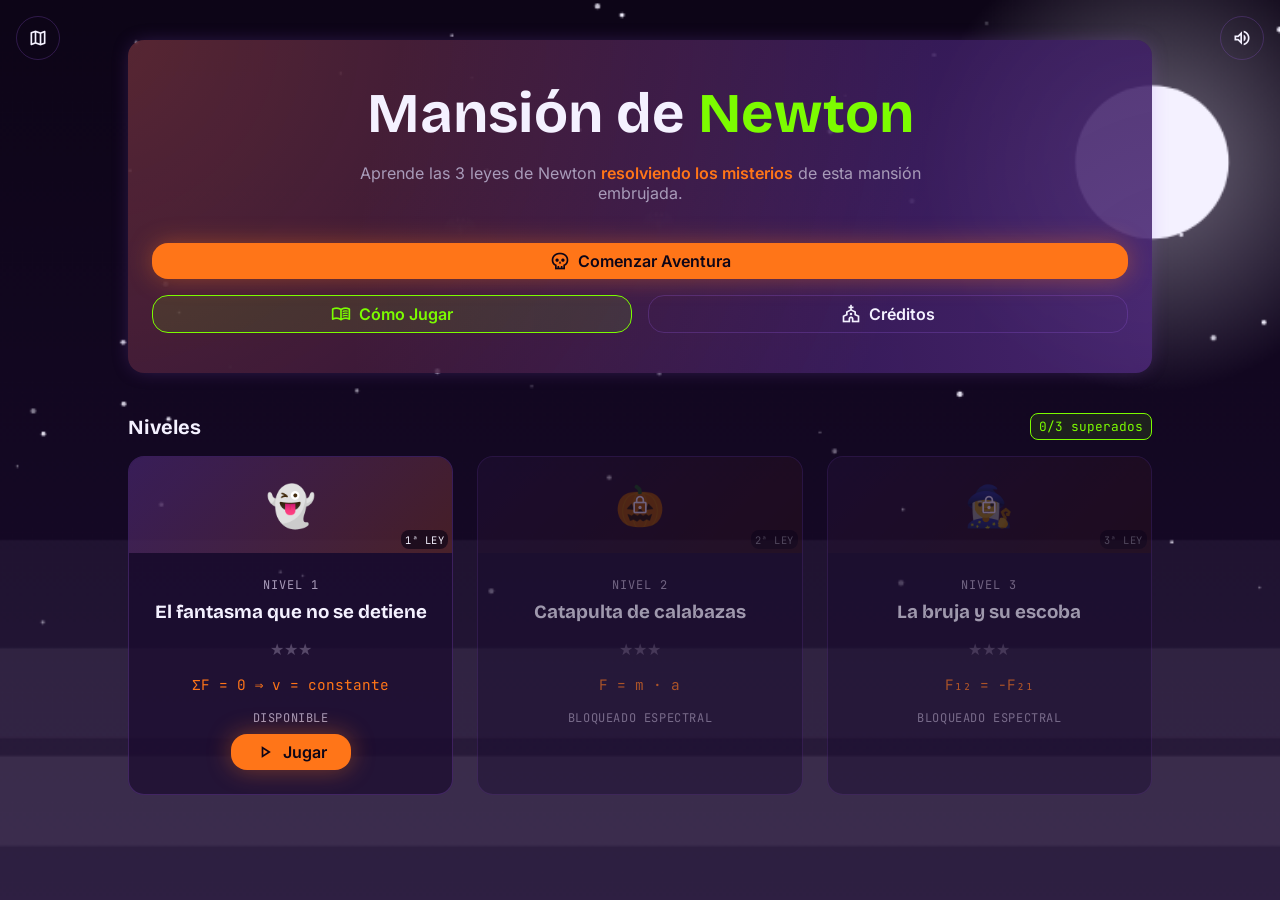
<file: index.html>
<!DOCTYPE html>
<html lang="es">
  <head>
    <meta charset="UTF-8" />
    <meta name="viewport" content="width=device-width, initial-scale=1.0" />
    <title>Mansión de Newton</title>
    <link rel="stylesheet" href="css/tokens.css" />
    <link rel="stylesheet" href="css/base.css" />
    <link rel="stylesheet" href="css/components.css" />
    <link rel="stylesheet" href="css/screens.css" />
  </head>
  <body>
    <canvas id="game-canvas" width="960" height="540"></canvas>

    <button type="button" class="btn btn--ghost sound-toggle" data-sound-toggle aria-label="Silenciar sonido"></button>
    <button type="button" class="btn btn--ghost level-menu-toggle" data-modal-open="level-menu" aria-label="Mapa de niveles">
      <span class="material-symbols-outlined" aria-hidden="true">map</span>
    </button>

    <div id="app">
      <section class="screen" data-screen="home" hidden>
        <div class="home__hero">
          <div class="home__hero-glow" aria-hidden="true"></div>
          <div class="home__hero-content">
            <h1 class="screen__title">Mansión de <em>Newton</em></h1>
            <p class="home__subtitle">
              Aprende las 3 leyes de Newton
              <span class="home__subtitle-emphasis">resolviendo los misterios</span>
              de esta mansión embrujada.
            </p>
            <div class="home__actions">
              <button type="button" class="btn btn--primary" data-start-game>
                <span class="material-symbols-outlined" aria-hidden="true">skull</span>
                Comenzar Aventura
              </button>
              <button type="button" class="btn btn--secondary" data-modal-open="how-to-play">
                <span class="material-symbols-outlined" aria-hidden="true">menu_book</span>
                Cómo Jugar
              </button>
              <button type="button" class="btn btn--ghost" data-nav-to="credits">
                <span class="material-symbols-outlined" aria-hidden="true">church</span>
                Créditos
              </button>
            </div>
          </div>
        </div>

        <div class="home__section-head">
          <h2 class="home__section-title">Niveles</h2>
          <span class="home__section-badge" data-home="levels-progress"></span>
        </div>
        <div class="home__cards" data-level-cards></div>
      </section>

      <section class="screen level level1" data-screen="level-1" hidden>
        <div class="level1-topbar" data-level1="topbar"></div>
        <div class="level__layout">
          <div class="level1-main">
          <div class="level__stage-wrap">
            <div class="level1-mission panel">
              <p class="level1-mission__label">
                <span class="level1-mission__dot"></span>
                Objetivo de laboratorio
              </p>
              <p class="level1-mission__text">
                Hay que soplar al fantasma para que se detenga justo sobre la alfombra,
                frente a la puerta. Hay que ajustar la niebla de fricción antes de soplar:
                una vez que el fantasma vuela, ya no se puede cambiar.
              </p>
            </div>

            <p class="level1-hint">
              <span aria-hidden="true">👉</span>
              Mantener presionado "Soplar" para cargar el impulso inicial
            </p>

            <div class="level1-stage" data-level1="stage">
              <div class="level1-fog"></div>

              <div class="level1-track" data-level1="track">
                <div class="level1-track__line"></div>
                <div class="level1-carpet" data-level1="carpet"></div>
                <div class="level1-track__markers" data-level1="markers"></div>

                <div class="level1-ghost" data-level1="ghost">
                  <div class="level1-vector" data-level1="vector" hidden>
                    <span class="level1-vector__line"></span>
                    <span class="level1-vector__label">v⃗</span>
                  </div>
                  <svg class="level1-ghost__svg" viewBox="0 0 64 64" fill="none" aria-hidden="true">
                    <path
                      d="M32 8C20.9543 8 12 16.9543 12 28V52C12 53.6569 13.7913 54.6909 15.228 53.8699L20.8 50.686L26.4 53.886C27.9942 54.7969 30 53.6491 30 51.8198V50H34V51.8198C34 53.6491 36.0058 54.7969 37.6 53.886L43.2 50.686L48.772 53.8699C50.2087 54.6909 52 53.6569 52 52V28C52 16.9543 43.0457 8 32 8Z"
                      fill="#7CFC00"
                      fill-opacity="0.9"
                    />
                    <circle cx="26" cy="26" r="4" fill="#150629" />
                    <circle cx="38" cy="26" r="4" fill="#150629" />
                    <circle cx="27" cy="25" r="1.5" fill="#FFFFFF" />
                    <circle cx="39" cy="25" r="1.5" fill="#FFFFFF" />
                    <ellipse cx="32" cy="36" rx="3" ry="5" fill="#150629" />
                  </svg>
                  <span class="level1-ghost__mass" data-level1="ghost-mass"></span>
                </div>

                <div class="level1-door" data-level1="door">
                  <div class="level1-door__keyhole"></div>
                  <span class="level1-door__label">Puerta</span>
                </div>
              </div>

              <p class="level1-status" data-level1="status">Estado: en reposo (inercia estática)</p>
              <div class="level__message panel" data-level1="message" hidden></div>
            </div>
          </div>

          <div class="level1-console">
            <div class="level1-console__panel panel">
              <div class="level1-control">
                <div class="level1-control__header">
                  <label class="level1-control__label" for="level1-friction">Niebla de fricción</label>
                  <span class="level1-control__value" data-level1="friction-value">μ = 0.00</span>
                </div>
                <input
                  id="level1-friction"
                  class="slider"
                  type="range"
                  min="0"
                  max="1"
                  step="0.01"
                  value="0.3"
                  data-level1="friction"
                />
                <div class="level1-control__scale" data-level1="friction-scale">
                  <span>0.00 (vacío)</span>
                  <span data-level1="friction-scale-mid"></span>
                  <span data-level1="friction-scale-max"></span>
                </div>
              </div>
            </div>
            <div class="level1-console__panel panel level1-console__actions">
              <button type="button" class="btn btn--primary level1-blow" data-level1="blow">
                <span aria-hidden="true">💨</span>
                Mantener presionado para soplar
              </button>
              <div class="charge-bar">
                <div class="charge-bar__fill" data-level1="charge-fill"></div>
              </div>
              <button type="button" class="btn btn--ghost" data-level1="reset">Reiniciar</button>
            </div>
          </div>

          <p class="level1-tip" data-level1="tip"></p>
          </div>

          <aside class="level__sidebar">
            <div class="level1-telemetry panel" data-level1="telemetry"></div>
          </aside>
        </div>
      </section>

      <section class="screen level" data-screen="level-2" hidden>
        <div class="level__topbar hud" data-level2="topbar"></div>
        <div class="level__layout">
          <div class="level2-main">
            <div class="level__stage-wrap">
              <div class="level2-stage" data-level2="stage">
                <div class="level2-fog"></div>
                <div class="level2-ground"></div>

                <span class="level2-tower__label" data-level2="tower-label">Bastión de Osamentas</span>

                <div class="level2-catapult" data-level2="catapult">
                  <span class="level2-catapult__label">Catapulta Sanguínea</span>
                  <svg class="level2-catapult__rig" viewBox="0 0 120 90" fill="none" aria-hidden="true">
                    <circle class="level2-catapult__wheel" cx="25" cy="75" r="12" stroke-width="2"></circle>
                    <circle class="level2-catapult__hub" cx="25" cy="75" r="3"></circle>
                    <circle class="level2-catapult__wheel" cx="95" cy="75" r="12" stroke-width="2"></circle>
                    <circle class="level2-catapult__hub" cx="95" cy="75" r="3"></circle>
                    <path class="level2-catapult__chassis" d="M15 75 L105 75 L85 55 L35 55 Z"></path>
                    <line class="level2-catapult__string" x1="40" y1="50" x2="72" y2="28" stroke-dasharray="3 2" stroke-width="2.5"></line>
                    <g class="level2-catapult__arm-group">
                      <line class="level2-catapult__arm" x1="45" y1="65" x2="70" y2="25" stroke-width="5" stroke-linecap="round"></line>
                      <circle class="level2-catapult__cup" cx="70" cy="25" r="7" stroke-width="1.5"></circle>
                    </g>
                    <rect class="level2-catapult__base" x="10" y="84" width="100" height="4" rx="2"></rect>
                  </svg>
                </div>

                <svg class="level2-pumpkin" data-level2="pumpkin" viewBox="0 0 100 100" aria-hidden="true">
                  <text class="level2-pumpkin__glyph" x="50" y="70" text-anchor="middle">🎃</text>
                </svg>
              </div>
              <div class="level__message panel" data-level2="message" hidden></div>
            </div>

            <div class="level2-console">
              <div class="level2-console__panel panel">
                <div class="level2-console__header">
                  <span class="level2-console__title">1. Masa del proyectil (m)</span>
                </div>
                <div class="level2-mass-select">
                  <button type="button" class="item-select__option level2-mass-select__option" data-level2-mass="small">
                    <span class="level2-mass-select__emoji">🎃</span>
                    <span class="level2-mass-select__name">Pequeña</span>
                    <span class="level2-mass-select__kg">1 kg</span>
                  </button>
                  <button type="button" class="item-select__option level2-mass-select__option" data-level2-mass="medium">
                    <span class="level2-mass-select__emoji">🎃</span>
                    <span class="level2-mass-select__name">Mediana</span>
                    <span class="level2-mass-select__kg">3 kg</span>
                  </button>
                  <button type="button" class="item-select__option level2-mass-select__option" data-level2-mass="giant">
                    <span class="level2-mass-select__emoji">🎃</span>
                    <span class="level2-mass-select__name">Gigante</span>
                    <span class="level2-mass-select__kg">8 kg</span>
                  </button>
                </div>
              </div>

              <div class="level2-console__panel panel">
                <div class="level2-console__header">
                  <span class="level2-console__title">2. Fuerza de la catapulta (F)</span>
                  <span class="level2-console__force-value" data-level2="force-value">150 N</span>
                </div>
                <input
                  id="level2-force"
                  class="slider level2-console__slider"
                  type="range"
                  min="50"
                  max="500"
                  step="10"
                  value="150"
                  data-level2="force"
                />
                <div class="level2-console__range-labels">
                  <span>50 N</span>
                  <span>500 N</span>
                </div>
                <button type="button" class="btn btn--primary level2-console__fire" data-level2="launch">
                  🎃 Lanzar calabaza
                </button>
              </div>
            </div>
          </div>

          <aside class="level__sidebar">
            <div class="level__mission panel">
              <h2 class="level__mission-title">Misión</h2>
              <p>
                Hay que elegir la calabaza y la fuerza de la catapulta para derribar al
                menos 3 de los 4 esqueletos de la torre. Hay 3 lanzamientos disponibles:
                se puede usar la vista previa para calcular antes de disparar.
              </p>
            </div>
            <div class="level2-instrument panel panel--raised" data-level2="preview">
              <div class="hud level__telemetry" data-level2="telemetry"></div>
              <p class="level2-instrument__formula" data-level2="formula"></p>
            </div>
            <div class="level2-chart">
              <canvas data-level2="chart" height="140"></canvas>
            </div>
            <p class="level__status" data-level2="status">Estado: catapulta lista</p>
          </aside>
        </div>
      </section>

      <section class="screen level" data-screen="level-3" hidden>
        <div class="level__topbar hud" data-level3="topbar"></div>
        <div class="level__layout">
          <div class="level3-main">
            <div class="level__stage-wrap">
              <div class="level3-stage" data-level3="stage">
                <div class="level3-stars"></div>

                <div class="level3-moon" data-level3="moon">
                  <span class="level3-moon__label">Luna llena</span>
                </div>

                <div class="level3-objects" data-level3="objects"></div>

                <div class="level3-arrow level3-arrow--aim" data-level3="aim-arrow" hidden>
                  <span class="level3-arrow__shaft"></span>
                </div>
                <div class="level3-arrow level3-arrow--action" data-level3="arrow-object" hidden>
                  <span class="level3-arrow__shaft"></span>
                  <span class="level3-arrow__label" data-level3="arrow-object-label"></span>
                </div>
                <div class="level3-arrow level3-arrow--reaction" data-level3="arrow-witch" hidden>
                  <span class="level3-arrow__shaft"></span>
                  <span class="level3-arrow__label" data-level3="arrow-witch-label"></span>
                </div>

                <div class="level3-witch" data-level3="witch">
                  <svg class="level3-witch__svg" viewBox="0 0 100 100" aria-hidden="true">
                    <text class="level3-witch__glyph" x="50" y="68" text-anchor="middle">🧙‍♀️</text>
                  </svg>
                  <span class="level3-witch__mass" data-level3="witch-mass"></span>
                </div>

                <canvas class="level3-particles" data-level3="particles" width="960" height="540"></canvas>
              </div>
              <div class="level__message panel" data-level3="message" hidden></div>
            </div>

            <div class="level3-console">
              <div class="level3-console__panel panel">
                <div class="level3-console__header">
                  <span class="level3-console__title">Objeto a lanzar</span>
                </div>
                <div class="item-select">
                  <button type="button" class="item-select__option level3-object-select__option" data-level3-object="candy">
                    <span class="level3-object-select__emoji">🍬</span>
                    <span class="level3-object-select__name">Caramelos</span>
                    <span class="item-select__mass">2 kg</span>
                  </button>
                  <button type="button" class="item-select__option level3-object-select__option" data-level3-object="cauldron">
                    <span class="level3-object-select__emoji">🫕</span>
                    <span class="level3-object-select__name">Caldero</span>
                    <span class="item-select__mass">8 kg</span>
                  </button>
                </div>
              </div>

              <div class="level3-console__panel panel">
                <div class="level3-console__header">
                  <span class="level3-console__title">Dirección</span>
                  <span class="level3-console__direction-value" data-level3="direction-value">0°</span>
                </div>
                <input
                  id="level3-direction"
                  class="slider"
                  type="range"
                  min="0"
                  max="359"
                  step="1"
                  value="0"
                  data-level3="direction"
                />
                <button type="button" class="btn btn--primary level3-console__launch" data-level3="launch">
                  Lanzar hacia atrás
                </button>
              </div>
            </div>
          </div>

          <aside class="level__sidebar">
            <div class="level__mission panel">
              <h2 class="level__mission-title">Misión</h2>
              <p>
                La bruja flota sin gravedad. Hay que elegir qué lanzar y en qué dirección:
                por la 3.ª ley, ella retrocede exactamente al revés. Hay que guiarla hasta
                la luna llena en 6 lanzamientos como máximo.
              </p>
            </div>
            <div class="hud level__telemetry" data-level3="telemetry"></div>
            <p class="level__status" data-level3="status">Estado: flotando en reposo</p>
          </aside>
        </div>
      </section>

      <section class="screen" data-screen="final" hidden>
        <h1 class="screen__title">¡Newton estaría orgulloso!</h1>
        <p class="final__subtitle">
          Superaste las tres leyes de la Mansión. Puntaje total:
          <strong data-final="total-score">0</strong>
        </p>
        <div class="final__levels" data-final="level-cards"></div>
        <div class="final__laws" data-final="law-cards"></div>
        <div class="final__actions">
          <button type="button" class="btn btn--primary" data-final-replay>
            <span class="material-symbols-outlined" aria-hidden="true">restart_alt</span>
            Jugar de nuevo
          </button>
          <button type="button" class="btn btn--ghost" data-nav-to="home">Volver al inicio</button>
        </div>
      </section>

      <section class="screen" data-screen="credits" hidden>
        <h1 class="screen__title">Créditos</h1>
        <div class="panel credits__list">
          <p><strong>Materia:</strong> Física</p>
          <p><strong>Institución:</strong> Universidad de Cartagena, CT El Carmen de Bolívar</p>
          <p><strong>CIPA:</strong> Los Inges</p>
        </div>
        <div class="credits__actions">
          <button type="button" class="btn btn--ghost" data-nav-to="home">Volver al inicio</button>
          <button type="button" class="btn btn--secondary" data-reset-progress>Reiniciar progreso</button>
        </div>
      </section>
    </div>

    <div class="modal" data-modal="level-menu" hidden>
      <div class="modal__backdrop"></div>
      <div class="modal__content panel" role="dialog" aria-modal="true" aria-labelledby="level-menu-title">
        <button type="button" class="modal__close" data-modal-close aria-label="Cerrar">
          <span class="material-symbols-outlined" aria-hidden="true">close</span>
        </button>
        <h2 id="level-menu-title">Mapa de la mansión</h2>
        <nav class="level-menu" data-level-menu-list></nav>
      </div>
    </div>

    <div class="modal" data-modal="how-to-play" hidden>
      <div class="modal__backdrop"></div>
      <div class="modal__content panel" role="dialog" aria-modal="true" aria-labelledby="how-to-play-title">
        <button type="button" class="modal__close" data-modal-close aria-label="Cerrar">
          <span class="material-symbols-outlined" aria-hidden="true">close</span>
        </button>
        <h2 id="how-to-play-title">Cómo jugar</h2>
        <p>
          <strong>Nivel 1 — El fantasma que no se detiene:</strong> hay que cargar
          potencia con el botón "Soplar" (o la tecla Espacio) y ajustar la fricción con
          el slider. El fantasma debe detenerse dentro de la alfombra, frente a la puerta.
        </p>
        <p>
          <strong>Nivel 2 — Catapulta de calabazas:</strong> hay que elegir el tamaño de
          la calabaza, ajustar la fuerza de lanzamiento y derribar al menos 3 de los 4
          esqueletos en un máximo de 3 lanzamientos.
        </p>
        <p>
          <strong>Nivel 3 — La bruja y su escoba:</strong> hay que elegir qué objeto
          lanzar y en qué dirección. La bruja retrocede en sentido contrario: hay que
          usar el impulso para llegar hasta la luna.
        </p>
      </div>
    </div>

    <div class="modal" data-modal="lesson" hidden>
      <div class="modal__backdrop"></div>
      <div class="modal__content panel" role="dialog" aria-modal="true" aria-labelledby="lesson-title">
        <button type="button" class="modal__close" data-modal-close aria-label="Cerrar">
          <span class="material-symbols-outlined" aria-hidden="true">close</span>
        </button>

        <div data-lesson="explanation">
          <p class="lesson__eyebrow">Ley de Newton</p>
          <h2 id="lesson-title" data-lesson="law-name"></h2>
          <p class="lesson__statement" data-lesson="law-statement"></p>
          <p class="lesson__formula" data-lesson="law-formula"></p>
          <p class="lesson__example" data-lesson="law-example"></p>
          <button type="button" class="btn btn--primary" data-lesson="continue-quiz">Continuar al quiz</button>
        </div>

        <div data-lesson="quiz" hidden>
          <p class="lesson__eyebrow">Quiz</p>
          <h2 data-lesson="quiz-question"></h2>
          <div class="quiz__options" data-lesson="quiz-options"></div>
          <p class="quiz__feedback" data-lesson="quiz-feedback" aria-live="polite" hidden></p>
          <button type="button" class="btn btn--primary" data-lesson="next-level" hidden>Siguiente nivel</button>
        </div>
      </div>
    </div>

    <!-- Librerías de terceros -->
    <script src="vendor/matter.min.js" defer></script>
    <script src="vendor/chart.umd.min.js" defer></script>

    <!-- Núcleo físico (puro, sin DOM) -->
    <script src="js/config.js" defer></script>
    <script src="js/physics/newton.js" defer></script>
    <script src="js/physics/integrator.js" defer></script>

    <!-- Motor -->
    <script src="js/engine/loop.js" defer></script>
    <script src="js/engine/particles.js" defer></script>
    <script src="js/engine/background.js" defer></script>
    <script src="js/engine/audio.js" defer></script>

    <!-- Estado y datos -->
    <script src="js/state.js" defer></script>
    <script src="js/data/content.js" defer></script>

    <!-- UI -->
    <script src="js/ui/hud.js" defer></script>
    <script src="js/ui/chart.js" defer></script>
    <script src="js/ui/quiz.js" defer></script>
    <script src="js/ui/screens.js" defer></script>

    <!-- Niveles -->
    <script src="js/levels/level1.js" defer></script>
    <script src="js/levels/level2.js" defer></script>
    <script src="js/levels/level3.js" defer></script>

    <!-- Arranque -->
    <script src="js/main.js" defer></script>
  </body>
</html>
</file>
<file: css/tokens.css>
/*
  Variables de diseño de Mansión de Newton.
  Colores y tipografía tomados del export real de Stitch
  (design/stitch/mansi_n_de_newton/DESIGN.md), que prevalece
  sobre SPEC.md sección 5 cuando hay diferencias (SPEC.md 0.1.2 y 5).
  Fuentes autohospedadas en /assets/fonts para cumplir RNF-06 (offline).
*/

@font-face {
  font-family: "Bricolage Grotesque";
  src: url("../assets/fonts/bricolage-grotesque-variable.woff2") format("woff2");
  font-weight: 600 800;
  font-style: normal;
  font-display: swap;
}

@font-face {
  font-family: "Inter";
  src: url("../assets/fonts/inter-variable.woff2") format("woff2");
  font-weight: 400 600;
  font-style: normal;
  font-display: swap;
}

@font-face {
  font-family: "JetBrains Mono";
  src: url("../assets/fonts/jetbrains-mono-variable.woff2") format("woff2");
  font-weight: 400 600;
  font-style: normal;
  font-display: swap;
}

/*
  Subset de Material Symbols Outlined con solo los glifos usados en la UI real
  (map, volume_up/off, lock, home, skull, menu_book, church, play_arrow,
  restart_alt, close). Autohospedado por RNF-06, igual que las fuentes de arriba.
*/
@font-face {
  font-family: "Material Symbols Outlined";
  src: url("../assets/fonts/material-symbols-outlined.woff2") format("woff2");
  font-weight: 400;
  font-style: normal;
  font-display: swap;
}

:root {
  /* Colores base */
  --color-bg-black: #0d0517;
  --color-bg-deep: #1a0b2e;
  --color-primary: #ff7518;
  --color-secondary: #7cfc00;
  --color-glow: #9b5de5;
  --color-text: #f4f1ff;
  --color-text-dim: #a89bb9;
  --color-ok: #7cfc00;
  --color-error: #ff3b5c;

  /* Tipografía (sustituye Creepster/Poppins de SPEC.md 5 por el diseño real) */
  --font-display: "Bricolage Grotesque", cursive;
  --font-body: "Inter", sans-serif;
  --font-mono: "JetBrains Mono", monospace;

  /* Forma */
  --radius: 0.5rem;
  --radius-lg: 1rem;
  --glass: rgba(26, 11, 46, 0.65);

  /* Espaciado (escala base 4px/8px, DESIGN.md "Layout & Spacing") */
  --space-xs: 0.25rem;
  --space-sm: 0.5rem;
  --space-md: 1rem;
  --space-lg: 1.5rem;
  --space-xl: 2.5rem;

  /* Niveles de elevación — Gothic Cyber-Glassmorphism (DESIGN.md "Elevation & Depth") */
  --elevation-1-bg: rgba(26, 11, 46, 0.7);
  --elevation-1-border: rgba(155, 93, 229, 0.25);
  --elevation-2-bg: rgba(38, 16, 66, 0.85);
  --elevation-2-glow: 0 0 20px -5px rgba(155, 93, 229, 0.35);
  --elevation-3-bg: rgba(26, 11, 46, 0.95);
  --elevation-3-glow-primary: 0 0 24px rgba(255, 117, 24, 0.4);
  --elevation-3-glow-secondary: 0 0 24px rgba(124, 252, 0, 0.4);
}
</file>
<file: css/base.css>
/*
  Reset y base tipográfica. Los estilos de pantallas/componentes
  se añaden en fases posteriores (components.css, screens.css).
*/

*,
*::before,
*::after {
  box-sizing: border-box;
}

html,
body {
  margin: 0;
  padding: 0;
  height: 100%;
}

/*
  Cualquier regla de `display` en una clase de autor vence por especificidad
  a la hoja de estilos del navegador para `[hidden]`, así que sin esto
  cualquier componente con `display` propio (botones, paneles) ignora el
  atributo `hidden` y queda visible igual.
*/
[hidden] {
  display: none !important;
}

body {
  background: var(--color-bg-black);
  color: var(--color-text);
  font-family: var(--font-body);
  -webkit-font-smoothing: antialiased;
}

/*
  Fondo ambiental fijo detrás de toda la UI. `object-fit: cover` escala las
  coordenadas lógicas 960x540 para cubrir el viewport sin deformarse,
  recortando el sobrante en vez de estirar (RNF-04).
*/
#game-canvas {
  position: fixed;
  inset: 0;
  width: 100vw;
  height: 100vh;
  object-fit: cover;
  z-index: -1;
  pointer-events: none;
}
</file>
<file: css/components.css>
/*
  Componentes reutilizables: botones, paneles, modal, tarjetas, slider, hud.
  Ver DESIGN.md (Stitch) para el sistema de elevación y estados de botón.
*/

/* Botones */
.btn {
  display: inline-flex;
  align-items: center;
  justify-content: center;
  gap: var(--space-sm);
  padding: var(--space-sm) var(--space-lg);
  border: none;
  border-radius: var(--radius-lg);
  font-family: var(--font-body);
  font-weight: 600;
  font-size: 1rem;
  cursor: pointer;
  transition: transform 0.15s ease, box-shadow 0.15s ease, background-color 0.15s ease;
}

.btn:focus-visible {
  outline: 2px solid var(--color-glow);
  outline-offset: 2px;
}

.btn:disabled {
  opacity: 0.5;
  cursor: not-allowed;
  transform: none !important;
  box-shadow: none !important;
}

.btn--primary {
  background: var(--color-primary);
  color: var(--color-bg-black);
  box-shadow: var(--elevation-3-glow-primary);
}

.btn--primary:hover:not(:disabled) {
  transform: scale(1.02);
}

.btn--primary:active:not(:disabled) {
  transform: scale(0.98);
}

.btn--secondary {
  background: rgba(124, 252, 0, 0.1);
  border: 1px solid var(--color-secondary);
  color: var(--color-secondary);
}

.btn--secondary:hover:not(:disabled) {
  background: var(--color-secondary);
  color: var(--color-bg-black);
}

.btn--ghost {
  background: transparent;
  border: 1px solid var(--elevation-1-border);
  color: var(--color-text);
}

.btn--ghost:hover:not(:disabled) {
  background: rgba(155, 93, 229, 0.2);
}

/* Botón flotante de sonido (RF-05), visible en todas las pantallas */
.sound-toggle {
  position: fixed;
  top: var(--space-md);
  right: var(--space-md);
  z-index: 10;
  width: 2.75rem;
  height: 2.75rem;
  padding: 0;
  border-radius: 50%;
  font-size: 1.1rem;
}

/* Botón flotante del mapa de niveles, visible en todas las pantallas */
.level-menu-toggle {
  position: fixed;
  top: var(--space-md);
  left: var(--space-md);
  z-index: 10;
  width: 2.75rem;
  height: 2.75rem;
  padding: 0;
  border-radius: 50%;
  font-size: 1.1rem;
}

/* Listado de navegación dentro del modal "Mapa de la mansión" */
.level-menu {
  display: flex;
  flex-direction: column;
  gap: var(--space-sm);
  margin-top: var(--space-md);
}

.level-menu__item {
  width: 100%;
  justify-content: flex-start;
  text-align: left;
}

.level-menu__item--locked {
  margin: 0;
  padding: var(--space-sm) var(--space-lg);
  border-radius: var(--radius-lg);
  background: var(--elevation-1-bg);
  color: var(--color-text-dim);
  opacity: 0.6;
}

/* Paneles (efecto cristal, niveles de elevación de DESIGN.md) */
.panel {
  background: var(--elevation-1-bg);
  border: 1px solid var(--elevation-1-border);
  border-radius: var(--radius-lg);
  backdrop-filter: blur(16px);
  padding: var(--space-lg);
}

.panel--raised {
  background: var(--elevation-2-bg);
  box-shadow: var(--elevation-2-glow);
  backdrop-filter: blur(24px);
}

/* Modal */
.modal {
  position: fixed;
  inset: 0;
  z-index: 100;
  display: flex;
  align-items: center;
  justify-content: center;
  padding: var(--space-md);
}

.modal[hidden] {
  display: none;
}

.modal__backdrop {
  position: absolute;
  inset: 0;
  background: rgba(13, 5, 23, 0.75);
}

.modal__content {
  position: relative;
  background: var(--elevation-3-bg);
  box-shadow: var(--elevation-3-glow-primary);
  max-width: 32rem;
  max-height: 100%;
  overflow-y: auto;
  padding: var(--space-xl);
}

.modal__close {
  position: absolute;
  top: var(--space-md);
  right: var(--space-md);
  background: transparent;
  border: none;
  color: var(--color-text-dim);
  font-size: 1.25rem;
  line-height: 1;
  cursor: pointer;
}

.modal__close:hover {
  color: var(--color-text);
}

/* Tarjetas de nivel (RF-02) */
.card {
  background: var(--elevation-1-bg);
  border: 1px solid var(--elevation-1-border);
  border-radius: var(--radius-lg);
  padding: var(--space-lg);
  text-align: center;
}

.card--locked {
  opacity: 0.6;
}

.card--completed {
  border-color: var(--color-secondary);
  box-shadow: var(--elevation-3-glow-secondary);
}

.card__eyebrow {
  font-family: var(--font-mono);
  font-size: 0.75rem;
  color: var(--color-text-dim);
  text-transform: uppercase;
  letter-spacing: 0.08em;
  margin: 0;
}

.card__title {
  font-family: var(--font-display);
  margin: var(--space-sm) 0 var(--space-md);
}

.card__stars {
  margin-bottom: var(--space-md);
}

.card__star {
  color: var(--color-text-dim);
  opacity: 0.4;
}

.card__star--filled {
  color: var(--color-primary);
  opacity: 1;
}

.card__hint {
  font-size: 0.875rem;
  color: var(--color-text-dim);
}

/* Slider */
.slider {
  width: 100%;
  height: 6px;
  border-radius: var(--radius);
  background: var(--elevation-1-border);
  accent-color: var(--color-primary);
  cursor: pointer;
}

.slider:focus-visible {
  outline: 2px solid var(--color-glow);
  outline-offset: 2px;
}

/* HUD */
.hud {
  background: var(--elevation-2-bg);
  box-shadow: var(--elevation-2-glow);
  border-radius: var(--radius-lg);
  padding: var(--space-md) var(--space-lg);
  font-family: var(--font-mono);
}

.hud__title {
  font-family: var(--font-display);
  color: var(--color-text);
}

.hud__score,
.hud__attempts {
  color: var(--color-text-dim);
}

.hud__field {
  display: flex;
  justify-content: space-between;
  gap: var(--space-sm);
}

.hud__field-label {
  color: var(--color-text-dim);
}

.hud__field-value {
  color: var(--color-text);
  font-weight: 600;
}

.hud__field-value small {
  color: var(--color-text-dim);
  font-weight: 400;
}

/* Barra de carga del soplido (RF-21) */
.charge-bar {
  width: 100%;
  height: 8px;
  margin-top: var(--space-sm);
  border-radius: var(--radius);
  background: var(--elevation-1-border);
  overflow: hidden;
}

.charge-bar__fill {
  height: 100%;
  width: 0%;
  background: var(--color-primary);
  transition: width 0.05s linear;
}

/* Modal de explicación y quiz (RF-50 a RF-53) */
.lesson__eyebrow {
  font-family: var(--font-mono);
  font-size: 0.75rem;
  color: var(--color-text-dim);
  text-transform: uppercase;
  letter-spacing: 0.08em;
  margin: 0;
}

.lesson__statement {
  color: var(--color-text);
}

.lesson__formula {
  font-family: var(--font-mono);
  font-size: 1.25rem;
  color: var(--color-primary);
}

.lesson__example {
  color: var(--color-text-dim);
}

.quiz__options {
  display: flex;
  flex-direction: column;
  gap: var(--space-sm);
  margin: var(--space-md) 0;
}

.quiz__option {
  text-align: left;
  padding: var(--space-sm) var(--space-md);
  border-radius: var(--radius);
  border: 1px solid var(--elevation-1-border);
  background: var(--elevation-1-bg);
  color: var(--color-text);
  cursor: pointer;
}

.quiz__option:disabled {
  cursor: default;
}

.quiz__option--correct {
  border-color: var(--color-ok);
  box-shadow: 0 0 0 1px var(--color-ok) inset;
}

.quiz__option--incorrect {
  border-color: var(--color-error);
  box-shadow: 0 0 0 1px var(--color-error) inset;
}

.quiz__feedback {
  padding: var(--space-sm) var(--space-md);
  border-radius: var(--radius);
  margin-bottom: var(--space-md);
}

.quiz__feedback--ok {
  background: rgba(124, 252, 0, 0.12);
  color: var(--color-ok);
}

.quiz__feedback--error {
  background: rgba(255, 59, 92, 0.12);
  color: var(--color-error);
}

/* Selector de ítem con masa (Nivel 2 RF-33, Nivel 3 RF-41) */
.item-select {
  display: flex;
  gap: var(--space-sm);
}

.item-select__option {
  flex: 1;
  padding: var(--space-sm);
  border-radius: var(--radius);
  border: 1px solid var(--elevation-1-border);
  background: var(--elevation-1-bg);
  color: var(--color-text);
  text-align: center;
  cursor: pointer;
}

.item-select__option[aria-pressed='true'] {
  border-color: var(--color-primary);
  box-shadow: var(--elevation-3-glow-primary);
}

.item-select__option:disabled {
  opacity: 0.5;
  cursor: default;
}

.item-select__mass {
  display: block;
  font-size: 0.75rem;
  color: var(--color-text-dim);
}

/* Panel de instrumentos del Nivel 2 (RF-34, RF-36) */
.level2-instrument__formula {
  font-family: var(--font-mono);
  font-size: 1.1rem;
  font-weight: 700;
  color: var(--color-primary);
  text-shadow: 0 0 10px rgba(255, 117, 24, 0.5);
  margin-top: var(--space-sm);
  margin-bottom: 0;
}

/* Gráfico estilo osciloscopio: el trazo lo dibuja js/ui/chart.js sobre el
   canvas, este fondo solo aporta la grilla y el resplandor del contenedor. */
.level2-chart {
  position: relative;
  height: 140px;
  padding: var(--space-xs);
  border-radius: var(--radius);
  background-color: var(--color-bg-black);
  background-image: linear-gradient(rgba(124, 252, 0, 0.12) 1px, transparent 1px),
    linear-gradient(90deg, rgba(124, 252, 0, 0.12) 1px, transparent 1px);
  background-size: 16px 16px;
  box-shadow: inset 0 0 20px rgba(124, 252, 0, 0.08);
}

/* Iconos Material Symbols Outlined (subset autohospedado, ver tokens.css) */
.material-symbols-outlined {
  font-family: "Material Symbols Outlined";
  font-weight: normal;
  font-style: normal;
  font-size: 1.25rem;
  line-height: 1;
  letter-spacing: normal;
  text-transform: none;
  display: inline-block;
  white-space: nowrap;
  word-wrap: normal;
  direction: ltr;
  -webkit-font-feature-settings: "liga";
  -webkit-font-smoothing: antialiased;
}
</file>
<file: css/screens.css>
/*
  Estilos por pantalla. La visibilidad se controla con el atributo nativo
  `hidden` (ver js/ui/screens.js), no con clases.
*/

#app {
  position: relative;
  min-height: 100vh;
  padding: var(--space-xl) var(--space-md);
}

.screen {
  max-width: 64rem;
  margin: 0 auto;
}

.screen__title {
  font-family: var(--font-display);
  font-size: clamp(2rem, 6vw, 3.5rem);
  text-align: center;
  margin: 0 0 var(--space-md);
}

.screen__title em {
  color: var(--color-secondary);
  font-style: normal;
}

/* Pantalla de inicio: panel "hero" con resplandor decorativo (sin fotos
   externas, RF-74/RNF-06), alineado al mockup de Stitch del inicio móvil. */
.home__hero {
  position: relative;
  overflow: hidden;
  border-radius: var(--radius-lg);
  background: var(--elevation-2-bg);
  box-shadow: var(--elevation-2-glow);
  padding: var(--space-xl) var(--space-lg);
  margin-bottom: var(--space-xl);
}

.home__hero-glow {
  position: absolute;
  inset: -40%;
  background:
    radial-gradient(circle at 20% 20%, rgba(255, 117, 24, 0.25), transparent 55%),
    radial-gradient(circle at 80% 70%, rgba(155, 93, 229, 0.3), transparent 55%);
  pointer-events: none;
}

.home__hero-content {
  position: relative;
}

.home__subtitle {
  text-align: center;
  color: var(--color-text-dim);
  max-width: 36rem;
  margin: 0 auto var(--space-xl);
}

.home__subtitle-emphasis {
  color: var(--color-primary);
  font-weight: 600;
}

.home__actions {
  display: grid;
  grid-template-columns: 1fr 1fr;
  gap: var(--space-md);
}

.home__actions .btn--primary {
  grid-column: 1 / -1;
}

/* Encabezado de la sección de niveles, con progreso real (RF-01/RF-02) */
.home__section-head {
  display: flex;
  align-items: center;
  gap: var(--space-sm);
  margin-bottom: var(--space-md);
}

.home__section-title {
  font-family: var(--font-display);
  font-size: 1.25rem;
  margin: 0;
  flex: 1;
}

.home__section-badge {
  font-family: var(--font-mono);
  font-size: 0.8rem;
  color: var(--color-secondary);
  background: rgba(124, 252, 0, 0.1);
  border: 1px solid var(--color-secondary);
  border-radius: var(--radius);
  padding: var(--space-xs) var(--space-sm);
}

.home__cards {
  display: grid;
  grid-template-columns: 1fr;
  gap: var(--space-lg);
}

@media (min-width: 640px) {
  .home__cards {
    grid-template-columns: repeat(2, 1fr);
  }
}

@media (min-width: 960px) {
  .home__cards {
    grid-template-columns: repeat(3, 1fr);
  }
}

/* Tarjetas de nivel de la pantalla de inicio (RF-02), con miniatura propia
   (emoji, sin fotos externas) distintas de .card (compartida con la final). */
.level-card {
  display: flex;
  flex-direction: column;
  background: var(--elevation-1-bg);
  border: 1px solid var(--elevation-1-border);
  border-radius: var(--radius-lg);
  overflow: hidden;
  text-align: center;
}

.level-card--completed {
  border-color: var(--color-secondary);
  box-shadow: var(--elevation-3-glow-secondary);
}

.level-card--locked {
  opacity: 0.6;
}

.level-card__thumb {
  position: relative;
  display: flex;
  align-items: center;
  justify-content: center;
  height: 6rem;
  font-size: 2.5rem;
  background: linear-gradient(135deg, rgba(155, 93, 229, 0.25), rgba(255, 117, 24, 0.2));
}

.level-card__law-tag {
  position: absolute;
  bottom: var(--space-xs);
  right: var(--space-xs);
  font-family: var(--font-mono);
  font-size: 0.65rem;
  text-transform: uppercase;
  letter-spacing: 0.05em;
  color: var(--color-text);
  background: rgba(13, 5, 23, 0.7);
  border-radius: var(--radius);
  padding: 0.15rem var(--space-xs);
}

.level-card__lock {
  position: absolute;
  inset: 0;
  display: flex;
  align-items: center;
  justify-content: center;
  background: rgba(13, 5, 23, 0.55);
  color: var(--color-text-dim);
  font-size: 1.75rem;
}

.level-card__body {
  padding: var(--space-lg);
}

.level-card__formula {
  font-family: var(--font-mono);
  font-size: 0.9rem;
  color: var(--color-primary);
  margin: 0 0 var(--space-md);
}

.level-card__footer {
  display: flex;
  flex-direction: column;
  align-items: center;
  gap: var(--space-sm);
}

.level-card__status {
  font-family: var(--font-mono);
  font-size: 0.75rem;
  text-transform: uppercase;
  letter-spacing: 0.05em;
  color: var(--color-text-dim);
}

.level-card--completed .level-card__status {
  color: var(--color-secondary);
}

.level-card--locked .level-card__status {
  color: var(--color-text-dim);
}

/* Pantallas de nivel (RF-10 a RF-14) */
.level {
  max-width: 72rem;
}

.level__topbar {
  display: flex;
  flex-wrap: wrap;
  justify-content: space-between;
  gap: var(--space-sm);
  margin-bottom: var(--space-lg);
}

.level__layout {
  display: grid;
  grid-template-columns: 1fr;
  gap: var(--space-lg);
}

/* min-width:auto es el valor por defecto de un ítem de grid/flex y lo fija
   al ancho mínimo de su contenido (min-content). Si algún descendiente no
   puede achicarse (ej. un <canvas> con ancho fijado por JS), ese mínimo
   empuja la columna entera más ancha que el viewport y aparece scroll
   horizontal real en toda la página. min-width:0 permite que el ítem se
   achique al espacio disponible. */
.level__layout > * {
  min-width: 0;
}

.level__stage-wrap {
  position: relative;
}

.level__canvas {
  width: 100%;
  aspect-ratio: 16 / 9;
  display: block;
  border-radius: var(--radius-lg);
  border: 1px solid var(--elevation-1-border);
}

.level__message {
  position: absolute;
  z-index: 4;
  inset: var(--space-md);
  display: flex;
  flex-direction: column;
  justify-content: center;
  align-items: center;
  gap: var(--space-md);
  padding: var(--space-lg);
  text-align: center;
  background: var(--elevation-3-bg);
  backdrop-filter: blur(20px);
}

.level__message-title {
  font-family: var(--font-display);
  font-size: 1.5rem;
  margin: 0;
}

.level__message-title--ok {
  color: var(--color-secondary);
}

.level__message-title--error {
  color: var(--color-error);
}

.level__message-actions {
  display: flex;
  flex-wrap: wrap;
  justify-content: center;
  gap: var(--space-sm);
  margin-top: var(--space-sm);
}

.level__sidebar {
  display: flex;
  flex-direction: column;
  gap: var(--space-md);
}

/* Mismo problema que en .level__layout, un nivel más abajo: los paneles
   del sidebar (instrumento, gráfico) son ítems de flex con min-width:auto
   y no se achican por debajo de su contenido. */
.level__sidebar > * {
  min-width: 0;
}

.level__mission-title {
  font-family: var(--font-display);
  margin: 0 0 var(--space-sm);
}

.level__control-label {
  display: block;
  font-size: 0.875rem;
  color: var(--color-text-dim);
  margin-bottom: var(--space-sm);
}

.level__blow {
  width: 100%;
}

.level__telemetry {
  display: grid;
  grid-template-columns: repeat(2, 1fr);
  gap: var(--space-sm);
}

/* Mismo problema, ahora en las celdas del HUD de telemetría. */
.level__telemetry > * {
  min-width: 0;
}

/* Con 2 columnas, cada celda queda demasiado angosta en mobile y la
   etiqueta se pisa con el valor. Una sola columna le da a cada campo el
   ancho completo para acomodar "etiqueta ... valor" sin solaparse. */
@media (max-width: 639px) {
  .level__telemetry {
    grid-template-columns: 1fr;
  }
}

.level__status {
  font-family: var(--font-mono);
  font-size: 0.875rem;
  color: var(--color-text-dim);
  text-align: center;
  margin: 0;
}

@media (min-width: 960px) {
  .level__layout {
    grid-template-columns: 2fr 1fr;
  }
}

/* Nivel 1: stage en DOM/CSS alineado al mockup de Stitch (rediseño visual,
   sin cambios de física ni de reglas de juego). */
.level1-stage {
  position: relative;
  width: 100%;
  aspect-ratio: 16 / 9;
  overflow: hidden;
  border-radius: var(--radius-lg);
  border: 1px solid var(--elevation-1-border);
  background: linear-gradient(to bottom, var(--color-bg-deep) 0%, var(--color-bg-black) 100%);
}

.level1-fog {
  position: absolute;
  inset: 0;
  pointer-events: none;
  background-image: radial-gradient(rgba(218, 185, 255, 0.08) 1px, transparent 1px);
  background-size: 28px 28px;
  opacity: 0.6;
}

.level1-mission {
  position: absolute;
  z-index: 2;
  top: var(--space-md);
  left: var(--space-md);
  max-width: 18rem;
  padding: var(--space-sm) var(--space-md);
}

.level1-mission__label {
  display: flex;
  align-items: center;
  gap: var(--space-xs);
  margin: 0 0 var(--space-xs);
  font-family: var(--font-mono);
  font-size: 0.7rem;
  text-transform: uppercase;
  letter-spacing: 0.08em;
  color: var(--color-primary);
}

.level1-mission__dot {
  width: 0.5rem;
  height: 0.5rem;
  border-radius: 50%;
  background: var(--color-primary);
}

.level1-mission__text {
  margin: 0;
  font-size: 0.8rem;
  color: var(--color-text);
}

.level1-hint {
  position: absolute;
  z-index: 2;
  top: var(--space-md);
  right: var(--space-md);
  display: flex;
  align-items: center;
  gap: var(--space-xs);
  margin: 0;
  padding: var(--space-xs) var(--space-sm);
  border-radius: var(--radius);
  background: var(--elevation-1-bg);
  font-family: var(--font-mono);
  font-size: 0.7rem;
  color: var(--color-primary);
}

.level1-track {
  position: absolute;
  z-index: 1;
  left: 8%;
  right: 8%;
  top: 50%;
  height: 1px;
  transform: translateY(-50%);
}

.level1-track__line {
  position: absolute;
  left: 0;
  right: 0;
  top: 0;
  border-top: 1px dashed rgba(218, 185, 255, 0.3);
}

.level1-track__markers {
  position: absolute;
  left: 0;
  right: 0;
  top: var(--space-sm);
  display: flex;
  justify-content: space-between;
  font-family: var(--font-mono);
  font-size: 0.65rem;
  color: var(--color-text-dim);
  opacity: 0.7;
}

.level1-carpet {
  position: absolute;
  top: 0;
  height: 0.5rem;
  transform: translateY(-50%);
  border-radius: var(--radius);
  background: rgba(124, 252, 0, 0.28);
  box-shadow: 0 0 14px rgba(124, 252, 0, 0.5);
}

.level1-ghost {
  position: absolute;
  top: 0;
  transform: translate(-50%, -50%);
  display: flex;
  flex-direction: column;
  align-items: center;
}

.level1-ghost__svg {
  width: 3.5rem;
  height: 3.5rem;
  filter: drop-shadow(0 0 14px rgba(124, 252, 0, 0.8));
}

.level1-ghost__mass {
  margin-top: var(--space-xs);
  padding: 0.1rem 0.4rem;
  border-radius: var(--radius);
  background: var(--elevation-3-bg);
  font-family: var(--font-mono);
  font-size: 0.7rem;
  color: var(--color-secondary);
}

.level1-vector {
  position: absolute;
  left: 100%;
  top: 40%;
  display: flex;
  align-items: center;
  transform-origin: left center;
}

.level1-vector__line {
  width: 3rem;
  height: 2px;
  background: var(--color-secondary);
  box-shadow: 0 0 10px rgba(124, 252, 0, 0.8);
}

.level1-vector__label {
  margin-left: var(--space-xs);
  font-family: var(--font-mono);
  font-size: 0.75rem;
  font-weight: 600;
  color: var(--color-secondary);
}

.level1-door {
  position: absolute;
  top: 0;
  right: -2%;
  transform: translate(0, -100%);
  display: flex;
  flex-direction: column;
  align-items: center;
  gap: var(--space-xs);
  width: 3.5rem;
}

.level1-door__keyhole {
  width: 3rem;
  height: 4.5rem;
  border-radius: 1.5rem 1.5rem 0.25rem 0.25rem;
  background: linear-gradient(
    to bottom,
    var(--elevation-2-bg) 0%,
    var(--elevation-1-bg) 60%,
    var(--color-bg-black) 100%
  );
  box-shadow: 0 0 20px rgba(255, 117, 24, 0.35);
  position: relative;
}

.level1-door__keyhole::after {
  content: "";
  position: absolute;
  left: 50%;
  top: 55%;
  width: 0.6rem;
  height: 0.6rem;
  border-radius: 50%;
  background: var(--color-primary);
  box-shadow: 0 0 16px rgba(255, 117, 24, 0.9);
  transform: translate(-50%, -50%);
}

.level1-door__label {
  font-family: var(--font-mono);
  font-size: 0.65rem;
  text-transform: uppercase;
  letter-spacing: 0.06em;
  color: var(--color-primary);
}

.level1-status {
  position: absolute;
  z-index: 2;
  left: var(--space-md);
  right: var(--space-md);
  bottom: var(--space-md);
  margin: 0;
  padding: var(--space-xs) var(--space-md);
  border-radius: var(--radius);
  background: var(--elevation-1-bg);
  font-family: var(--font-mono);
  font-size: 0.75rem;
  color: var(--color-text-dim);
  text-align: center;
}

/* Mobile: la misión y el hint salen del stage (como bloques apilados arriba)
   para no competir por la poca altura disponible y dejar bien visible la
   pista de juego (fantasma, alfombra, puerta). Sin cambios de física. */
@media (max-width: 639px) {
  .level1-mission,
  .level1-hint {
    position: static;
    max-width: none;
    margin: 0 0 var(--space-sm);
  }

  .level1-stage {
    aspect-ratio: 4 / 5;
  }

  .level1-track {
    top: 62%;
  }
}

.level1-topbar {
  display: flex;
  flex-wrap: wrap;
  align-items: center;
  justify-content: space-between;
  gap: var(--space-md);
  margin-bottom: var(--space-lg);
  padding: var(--space-md) var(--space-lg);
  border-radius: var(--radius-lg);
  background: var(--elevation-2-bg);
  box-shadow: var(--elevation-2-glow);
}

.level1-topbar__title-group {
  display: flex;
  flex-direction: column;
}

.level1-topbar__title {
  font-family: var(--font-display);
  color: var(--color-text);
}

.level1-topbar__subtitle {
  font-style: italic;
  font-size: 0.8rem;
  color: var(--color-text-dim);
}

.level1-topbar__stats {
  display: flex;
  align-items: center;
  gap: var(--space-lg);
}

.level1-topbar__lives {
  display: flex;
  gap: 0.3rem;
}

.level1-topbar__life {
  display: flex;
  align-items: center;
  justify-content: center;
  width: 1.75rem;
  height: 1.75rem;
  border-radius: var(--radius);
  background: var(--elevation-1-bg);
  color: var(--color-secondary);
  box-shadow: 0 0 10px rgba(124, 252, 1, 0.35);
}

.level1-topbar__life--spent {
  color: var(--color-text-dim);
  opacity: 0.35;
  box-shadow: none;
}

.level1-topbar__score {
  font-family: var(--font-mono);
  font-weight: 600;
  color: var(--color-secondary);
}

.level1-telemetry {
  display: grid;
  grid-template-columns: repeat(2, 1fr);
  gap: var(--space-sm);
}

.level1-telemetry__card {
  display: flex;
  flex-direction: column;
  gap: var(--space-xs);
  padding: var(--space-sm) var(--space-md);
  border-radius: var(--radius);
  background: var(--elevation-1-bg);
}

.level1-telemetry__label {
  font-family: var(--font-mono);
  font-size: 0.65rem;
  text-transform: uppercase;
  letter-spacing: 0.06em;
  color: var(--color-text-dim);
}

.level1-telemetry__value {
  font-family: var(--font-mono);
  font-size: 1.1rem;
  font-weight: 700;
  color: var(--color-text);
}

.level1-telemetry__value small {
  font-size: 0.7rem;
  font-weight: 400;
  color: var(--color-text-dim);
}

.level1-telemetry__bar {
  height: 4px;
  border-radius: var(--radius);
  background: var(--elevation-1-border);
  overflow: hidden;
}

.level1-telemetry__bar-fill {
  height: 100%;
  background: var(--color-secondary);
  box-shadow: 0 0 8px rgba(124, 252, 0, 0.6);
}

/* Consola de mando debajo del visor (mismo patrón que Nivel 2) */
.level1-main {
  display: flex;
  flex-direction: column;
  gap: var(--space-md);
}

.level1-console {
  display: grid;
  grid-template-columns: 1fr;
  gap: var(--space-md);
}

@media (min-width: 640px) {
  .level1-console {
    grid-template-columns: 1fr 1fr;
  }
}

.level1-console__panel {
  display: flex;
  flex-direction: column;
  justify-content: center;
}

.level1-console__actions {
  gap: var(--space-xs);
}

.level1-control {
  display: flex;
  flex-direction: column;
  gap: var(--space-xs);
}

.level1-control__header {
  display: flex;
  align-items: center;
  justify-content: space-between;
}

.level1-control__label {
  font-size: 0.8rem;
  color: var(--color-text-dim);
}

.level1-control__value {
  font-family: var(--font-mono);
  font-weight: 600;
  color: var(--color-secondary);
}

.level1-control__scale {
  display: flex;
  justify-content: space-between;
  font-family: var(--font-mono);
  font-size: 0.65rem;
  color: var(--color-text-dim);
  opacity: 0.75;
}

.level1-blow {
  width: 100%;
}

.level1-console__actions .btn--ghost {
  width: 100%;
  margin-top: var(--space-sm);
}

.level1-tip {
  margin: 0;
  padding: var(--space-md);
  border-radius: var(--radius-lg);
  background: var(--elevation-1-bg);
  font-size: 0.8rem;
  line-height: 1.5;
  color: var(--color-text-dim);
}

.level1-tip strong {
  color: var(--color-primary);
}

/* Nivel 2: stage en DOM/CSS alineado al mockup de Stitch (rediseño visual,
   sin cambios de física ni de reglas de juego). Las posiciones de la
   catapulta, la calabaza, los bloques y los esqueletos las fija level2.js
   en cada fotograma a partir de las coordenadas (px) del mundo de Matter.js. */
.level2-stage {
  position: relative;
  width: 100%;
  aspect-ratio: 16 / 9;
  overflow: hidden;
  border-radius: var(--radius-lg);
  border: 1px solid var(--elevation-1-border);
  background: linear-gradient(to bottom, var(--color-bg-deep) 0%, var(--color-bg-black) 100%);
}

.level2-fog {
  position: absolute;
  inset: 0;
  pointer-events: none;
  background-image: radial-gradient(rgba(218, 185, 255, 0.08) 1px, transparent 1px);
  background-size: 28px 28px;
  opacity: 0.6;
}

.level2-ground {
  position: absolute;
  left: 0;
  right: 0;
  bottom: 0;
  top: 75%;
  background: rgba(13, 5, 23, 0.9);
  border-top: 1px solid rgba(218, 185, 255, 0.15);
}

.level2-tower__label {
  position: absolute;
  z-index: 1;
  transform: translate(-50%, -100%);
  padding: 0.1rem 0.5rem;
  margin-bottom: var(--space-xs);
  border-radius: var(--radius);
  background: var(--elevation-1-bg);
  font-family: var(--font-mono);
  font-size: 0.65rem;
  text-transform: uppercase;
  letter-spacing: 0.06em;
  color: var(--color-secondary);
  white-space: nowrap;
}

.level2-block {
  position: absolute;
  z-index: 1;
  display: flex;
  align-items: center;
  justify-content: center;
  transform: translate(-50%, -50%);
  background: linear-gradient(to bottom, rgba(155, 93, 229, 0.35), rgba(120, 104, 140, 0.85));
  border: 1px solid rgba(218, 185, 255, 0.25);
  border-radius: 2px;
  font-family: var(--font-mono);
  font-size: 0.6rem;
  font-weight: 700;
  letter-spacing: 0.04em;
  color: var(--color-text);
  text-shadow: 0 1px 2px rgba(0, 0, 0, 0.6);
}

.level2-block--core {
  background: linear-gradient(to bottom, rgba(255, 117, 24, 0.4), rgba(120, 104, 140, 0.85));
  border-color: rgba(255, 117, 24, 0.4);
  color: var(--color-primary);
}

.level2-skeleton {
  position: absolute;
  z-index: 2;
  overflow: visible;
  transform: translate(-50%, -50%);
  filter: drop-shadow(0 0 4px rgba(232, 227, 216, 0.5));
  transition: filter 0.2s ease, opacity 0.2s ease;
}

.level2-skeleton__glyph {
  font-size: 58px;
  dominant-baseline: middle;
}

.level2-skeleton--toppled {
  filter: grayscale(0.6) drop-shadow(0 0 2px rgba(232, 227, 216, 0.2));
  opacity: 0.5;
}

.level2-catapult {
  position: absolute;
  z-index: 2;
  transform: translate(-50%, -100%);
  display: flex;
  flex-direction: column;
  align-items: center;
}

.level2-catapult__label {
  margin-bottom: var(--space-xs);
  padding: 0.1rem 0.5rem;
  border-radius: var(--radius);
  background: var(--elevation-1-bg);
  font-family: var(--font-mono);
  font-size: 0.65rem;
  text-transform: uppercase;
  letter-spacing: 0.06em;
  color: var(--color-primary);
  white-space: nowrap;
}

.level2-catapult__rig {
  width: 5.5rem;
  height: auto;
  overflow: visible;
}

.level2-catapult__wheel {
  fill: var(--elevation-2-bg);
  stroke: rgba(255, 117, 24, 0.5);
}

.level2-catapult__hub {
  fill: var(--color-primary);
}

.level2-catapult__chassis {
  fill: var(--elevation-3-bg);
  stroke: rgba(218, 185, 255, 0.2);
}

.level2-catapult__string {
  stroke: var(--color-secondary);
  fill: none;
  opacity: 0.8;
}

.level2-catapult__base {
  fill: #4a2f1f;
}

.level2-catapult__arm-group {
  transform-origin: 45px 65px;
  transform: rotate(-28deg);
}

.level2-catapult__arm {
  stroke: #6b4530;
}

.level2-catapult__cup {
  fill: var(--color-bg-deep);
  stroke: var(--color-primary);
}

.level2-catapult--firing .level2-catapult__arm-group {
  animation: level2-arm-fire 0.32s ease-out;
  filter: drop-shadow(0 0 6px rgba(255, 117, 24, 0.9));
}

@keyframes level2-arm-fire {
  0% {
    transform: rotate(-28deg);
  }
  35% {
    transform: rotate(35deg);
  }
  100% {
    transform: rotate(-28deg);
  }
}

.level2-pumpkin {
  position: absolute;
  z-index: 3;
  overflow: visible;
  filter: drop-shadow(0 0 10px rgba(255, 117, 24, 0.8));
}

.level2-pumpkin__glyph {
  font-size: 70px;
  dominant-baseline: middle;
}

/* Mobile: las etiquetas en nowrap (ancho fijo en rem) ya no caben dentro del
   stage angosto y se recortaban contra el borde (overflow: hidden). Se
   reduce el tamaño y se permite ajuste de línea para que queden adentro.
   Sin cambios de física ni de posiciones del mundo. */
@media (max-width: 639px) {
  .level2-catapult__label,
  .level2-tower__label {
    max-width: 5rem;
    white-space: normal;
    text-align: center;
    font-size: 0.6rem;
    line-height: 1.2;
  }

  .level2-block {
    font-size: 0.5rem;
    letter-spacing: 0;
  }
}

/* Consola de mando debajo del visor (RF-33, RF-34) */
.level2-main {
  display: flex;
  flex-direction: column;
  gap: var(--space-md);
}

.level2-console {
  display: grid;
  grid-template-columns: 1fr;
  gap: var(--space-md);
}

@media (min-width: 640px) {
  .level2-console {
    grid-template-columns: 1fr 1fr;
  }
}

.level2-console__panel {
  display: flex;
  flex-direction: column;
  gap: var(--space-sm);
}

.level2-console__header {
  display: flex;
  align-items: baseline;
  justify-content: space-between;
  gap: var(--space-sm);
}

.level2-console__title {
  font-size: 0.8rem;
  font-weight: 600;
  color: var(--color-text);
}

.level2-console__force-value {
  font-family: var(--font-mono);
  font-size: 0.85rem;
  color: var(--color-primary);
}

.level2-mass-select {
  display: grid;
  grid-template-columns: repeat(3, 1fr);
  gap: var(--space-xs);
}

.level2-mass-select__option {
  display: flex;
  flex-direction: column;
  align-items: center;
  gap: 0.15rem;
  padding: var(--space-sm) var(--space-xs);
}

.level2-mass-select__emoji {
  font-size: 1.4rem;
  line-height: 1;
}

.level2-mass-select__name {
  font-size: 0.7rem;
  font-weight: 600;
}

.level2-mass-select__kg {
  font-family: var(--font-mono);
  font-size: 0.65rem;
  color: var(--color-text-dim);
}

.level2-console__slider {
  width: 100%;
}

.level2-console__range-labels {
  display: flex;
  justify-content: space-between;
  font-family: var(--font-mono);
  font-size: 0.65rem;
  color: var(--color-text-dim);
}

.level2-console__fire {
  width: 100%;
  margin-top: var(--space-xs);
}

/* Nivel 3: stage en DOM/CSS alineado al mockup de Stitch (rediseño visual,
   sin cambios de física ni de reglas de juego). Las posiciones de la bruja,
   la luna, los objetos lanzados y las flechas de fuerza las fija level3.js
   en cada fotograma a partir de las coordenadas (m) de la simulación. */
.level3-stage {
  position: relative;
  width: 100%;
  aspect-ratio: 16 / 9;
  overflow: hidden;
  border-radius: var(--radius-lg);
  border: 1px solid var(--elevation-1-border);
  background: linear-gradient(to bottom, var(--color-bg-deep) 0%, var(--color-bg-black) 100%);
}

.level3-stars {
  position: absolute;
  inset: 0;
  pointer-events: none;
  background-image: radial-gradient(rgba(244, 241, 215, 0.5) 1px, transparent 1px),
    radial-gradient(rgba(244, 241, 215, 0.3) 1px, transparent 1px);
  background-size: 48px 48px, 73px 73px;
  background-position: 0 0, 24px 36px;
  opacity: 0.8;
}

.level3-moon {
  position: absolute;
  z-index: 1;
  transform: translate(-50%, -50%);
  border-radius: 50%;
  background: #f4f1d7;
  box-shadow: 0 0 25px 8px rgba(244, 241, 215, 0.6);
}

.level3-moon__label {
  position: absolute;
  top: 100%;
  left: 50%;
  transform: translate(-50%, var(--space-xs));
  padding: 0.1rem 0.5rem;
  border-radius: var(--radius);
  background: var(--elevation-1-bg);
  font-family: var(--font-mono);
  font-size: 0.6rem;
  text-transform: uppercase;
  letter-spacing: 0.06em;
  color: var(--color-text-dim);
  white-space: nowrap;
}

.level3-witch {
  position: absolute;
  z-index: 3;
  transform: translate(-50%, -50%);
  display: flex;
  flex-direction: column;
  align-items: center;
  pointer-events: none;
}

.level3-witch__svg {
  width: 2.75rem;
  height: 2.75rem;
  filter: drop-shadow(0 0 12px rgba(155, 93, 229, 0.8));
}

.level3-witch__glyph {
  font-size: 64px;
  dominant-baseline: middle;
}

.level3-witch__mass {
  margin-top: var(--space-xs);
  padding: 0.1rem 0.4rem;
  border-radius: var(--radius);
  background: var(--elevation-3-bg);
  font-family: var(--font-mono);
  font-size: 0.65rem;
  color: var(--color-glow);
}

.level3-objects {
  position: absolute;
  inset: 0;
  z-index: 2;
  pointer-events: none;
}

.level3-object {
  position: absolute;
  border-radius: 50%;
  transform: translate(-50%, -50%);
}

.level3-object--candy {
  background: #ff5fa2;
  box-shadow: 0 0 8px rgba(255, 95, 162, 0.7);
}

.level3-object--cauldron {
  background: #4a4a4a;
  box-shadow: 0 0 8px rgba(0, 0, 0, 0.6);
}

.level3-particles {
  position: absolute;
  inset: 0;
  z-index: 4;
  width: 100%;
  height: 100%;
  pointer-events: none;
}

.level3-arrow {
  position: absolute;
  z-index: 5;
  display: flex;
  align-items: center;
  transform-origin: left center;
  pointer-events: none;
}

.level3-arrow__shaft {
  width: 2.5rem;
  height: 2px;
  position: relative;
}

.level3-arrow__shaft::after {
  content: '';
  position: absolute;
  right: -1px;
  top: 50%;
  width: 0;
  height: 0;
  border-left: 6px solid currentColor;
  border-top: 4px solid transparent;
  border-bottom: 4px solid transparent;
  transform: translateY(-50%);
}

.level3-arrow--aim .level3-arrow__shaft {
  background: rgba(244, 241, 255, 0.8);
  color: rgba(244, 241, 255, 0.8);
}

.level3-arrow--action .level3-arrow__shaft {
  background: var(--color-primary);
  color: var(--color-primary);
}

.level3-arrow--reaction .level3-arrow__shaft {
  background: var(--color-glow);
  color: var(--color-glow);
}

.level3-arrow__label {
  margin-left: var(--space-xs);
  font-family: var(--font-mono);
  font-size: 0.65rem;
  font-weight: 600;
  white-space: nowrap;
}

.level3-arrow--action .level3-arrow__label {
  color: var(--color-primary);
}

.level3-arrow--reaction .level3-arrow__label {
  color: var(--color-glow);
}

.level3-main {
  display: flex;
  flex-direction: column;
  gap: var(--space-md);
}

.level3-console {
  display: grid;
  grid-template-columns: 1fr;
  gap: var(--space-md);
}

@media (min-width: 640px) {
  .level3-console {
    grid-template-columns: 1fr 1fr;
  }
}

.level3-console__panel {
  display: flex;
  flex-direction: column;
  gap: var(--space-sm);
  justify-content: center;
}

.level3-console__header {
  display: flex;
  align-items: baseline;
  justify-content: space-between;
  gap: var(--space-sm);
}

.level3-console__title {
  font-size: 0.8rem;
  font-weight: 600;
  color: var(--color-text);
}

.level3-console__direction-value {
  font-family: var(--font-mono);
  font-size: 0.85rem;
  color: var(--color-primary);
}

.level3-object-select__option {
  display: flex;
  flex-direction: column;
  align-items: center;
  gap: 0.15rem;
  padding: var(--space-sm) var(--space-xs);
}

.level3-object-select__emoji {
  font-size: 1.4rem;
  line-height: 1;
}

.level3-object-select__name {
  font-size: 0.7rem;
  font-weight: 600;
}

.level3-console__launch {
  width: 100%;
  margin-top: var(--space-xs);
}

/* Pantalla final (RF-60, RF-61) */
.final__subtitle {
  text-align: center;
  color: var(--color-text-dim);
  max-width: 36rem;
  margin: 0 auto var(--space-xl);
}

.final__levels,
.final__laws {
  display: grid;
  grid-template-columns: 1fr;
  gap: var(--space-lg);
  margin-bottom: var(--space-xl);
}

.final__law-statement {
  color: var(--color-text-dim);
}

.final__law-formula {
  font-family: var(--font-mono);
  color: var(--color-glow);
}

.final__actions {
  display: flex;
  flex-wrap: wrap;
  justify-content: center;
  gap: var(--space-md);
}

@media (min-width: 640px) {
  .final__levels,
  .final__laws {
    grid-template-columns: repeat(3, 1fr);
  }
}

/* Créditos */
.credits__list {
  color: var(--color-text-dim);
  line-height: 1.8;
}

.credits__actions {
  display: flex;
  flex-wrap: wrap;
  justify-content: center;
  gap: var(--space-md);
  margin-top: var(--space-xl);
}
</file>
